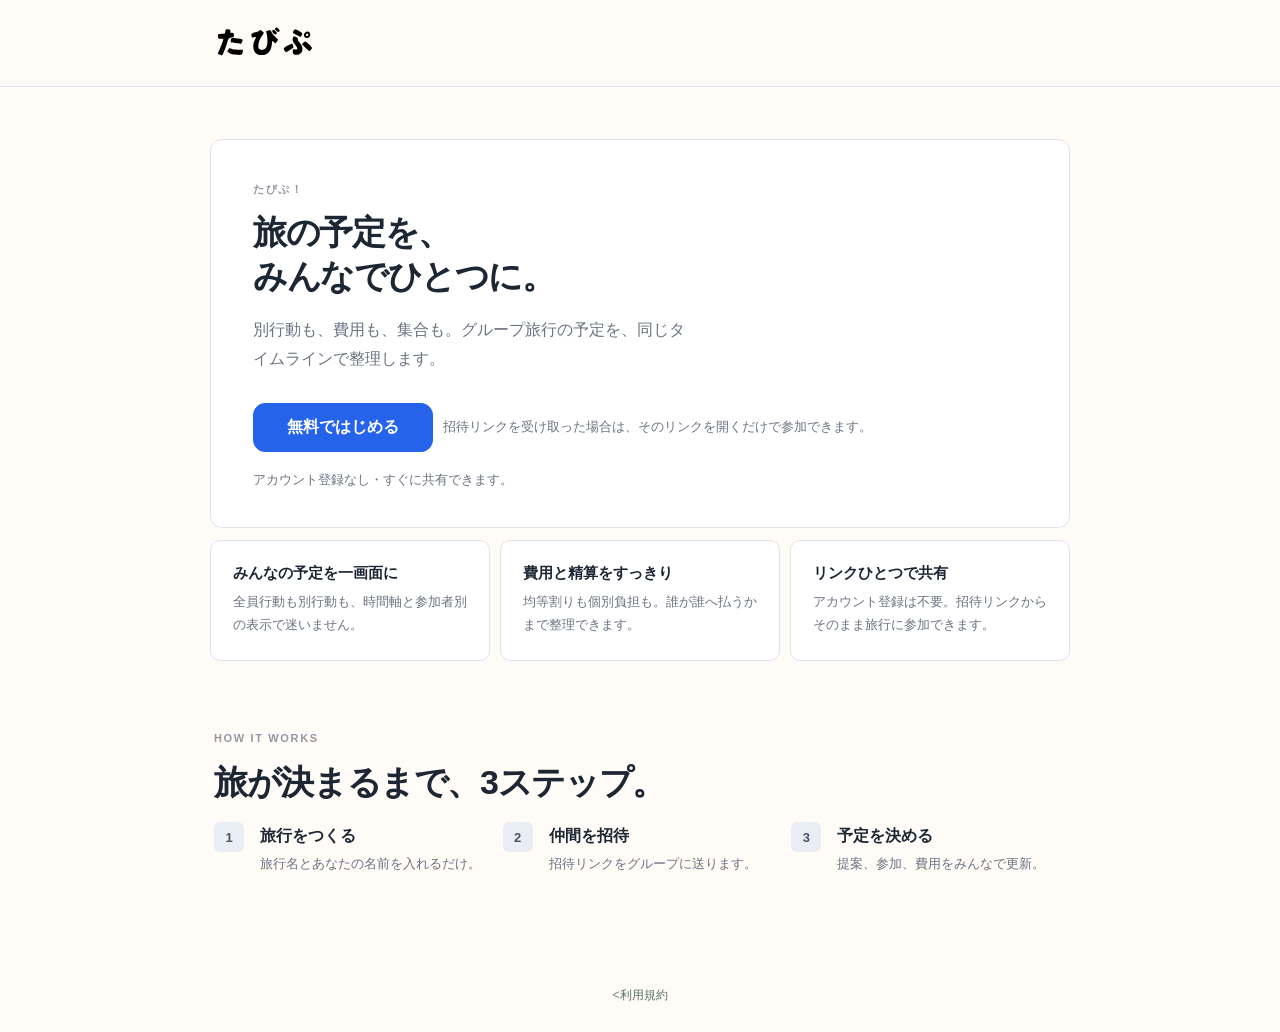
<file: index.html>
<!doctype html>
<html lang="ja">
<head>
  <meta charset="utf-8"><meta name="viewport" content="width=device-width,initial-scale=1">
  <title>たびぷ！ みんなの旅を、ひとつに。</title><link rel="stylesheet" href="style.css?v=tabipu-20260816">
  <script>const p=new URLSearchParams(location.search);if(p.has('trip')||p.has('invite')||p.has('start'))location.replace('app.html'+location.search+location.hash);</script>
</head>
<body class="homeOnly">
  <header id="siteHeader" class="landingHeader"><a class="serviceLogo" href="./" aria-label="たびぷ！ ホーム"><img src="tabipu-logo.svg" alt="たびぷ！"></a></header>
  <section class="welcome">
    <div class="welcomeInner"><p class="eyebrow">たびぷ！</p><h1>旅の予定を、<br>みんなでひとつに。</h1><p>別行動も、費用も、集合も。グループ旅行の予定を、同じタイムラインで整理します。</p><div class="welcomeActions"><a class="primary homeCta" href="./app.html?start=1">無料ではじめる</a><p class="homeInviteNote">招待リンクを受け取った場合は、そのリンクを開くだけで参加できます。</p></div><small>アカウント登録なし・すぐに共有できます。</small></div>
    <div class="homeFeatures"><article><i>⌁</i><h3>みんなの予定を一画面に</h3><p>全員行動も別行動も、時間軸と参加者別の表示で迷いません。</p></article><article><i>¥</i><h3>費用と精算をすっきり</h3><p>均等割りも個別負担も。誰が誰へ払うかまで整理できます。</p></article><article><i>↗</i><h3>リンクひとつで共有</h3><p>アカウント登録は不要。招待リンクからそのまま旅行に参加できます。</p></article></div>
    <section class="homeSteps"><p class="eyebrow">HOW IT WORKS</p><h2>旅が決まるまで、3ステップ。</h2><div><article><b>1</b><h3>旅行をつくる</h3><p>旅行名とあなたの名前を入れるだけ。</p></article><article><b>2</b><h3>仲間を招待</h3><p>招待リンクをグループに送ります。</p></article><article><b>3</b><h3>予定を決める</h3><p>提案、参加、費用をみんなで更新。</p></article></div></section>
  </section>
    </main><footer class="siteFooter"><<a href="terms.html">利用規約</a></footer>
</body></html>
</file>
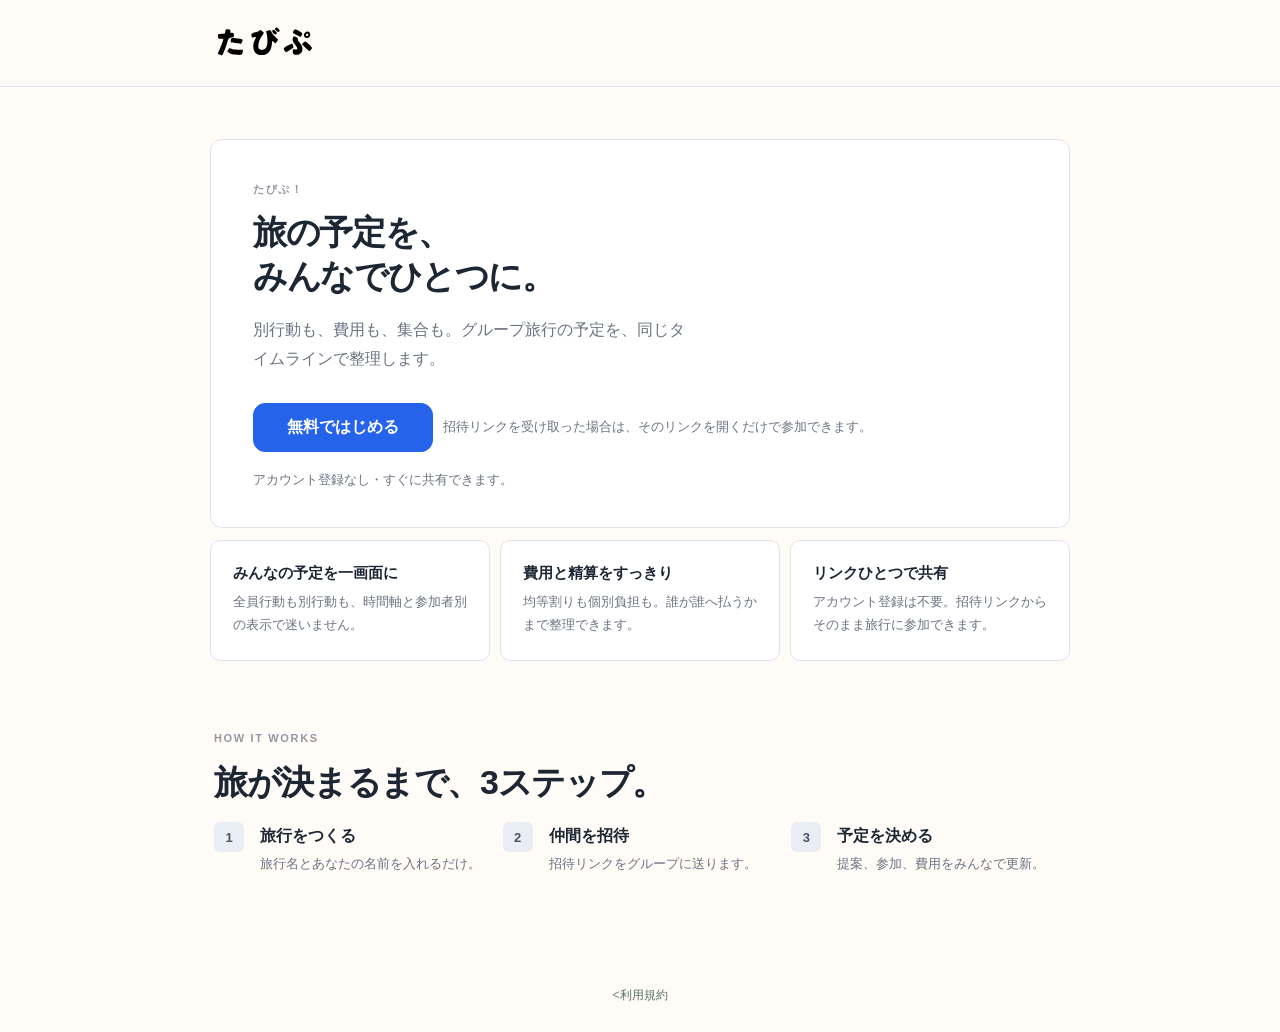
<file: home.html>
<!doctype html>
<html lang="ja">
<head>
  <meta charset="utf-8"><meta name="viewport" content="width=device-width,initial-scale=1">
  <meta http-equiv="refresh" content="0; url=./">
  <title>たびぷ！</title><script>location.replace('./'+location.search+location.hash);</script>
</head>
<body></body>
</html>
</file>
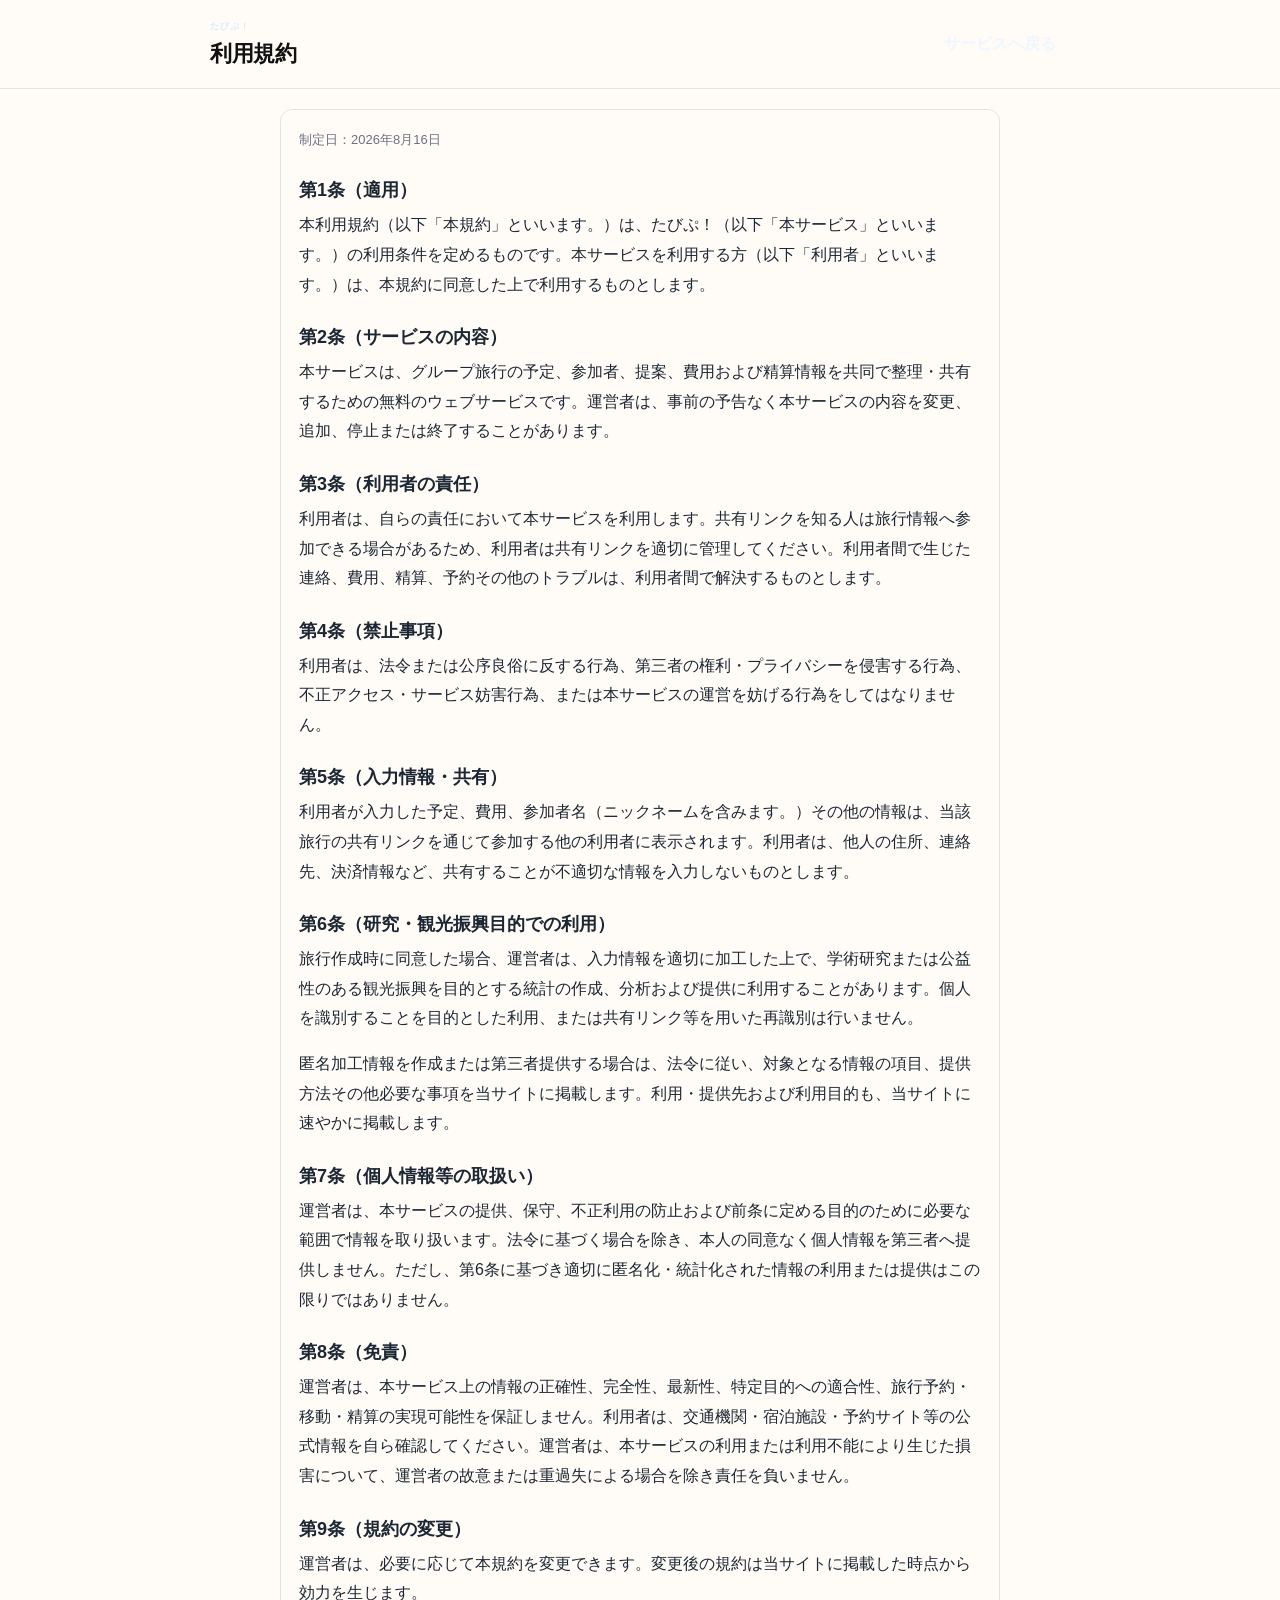
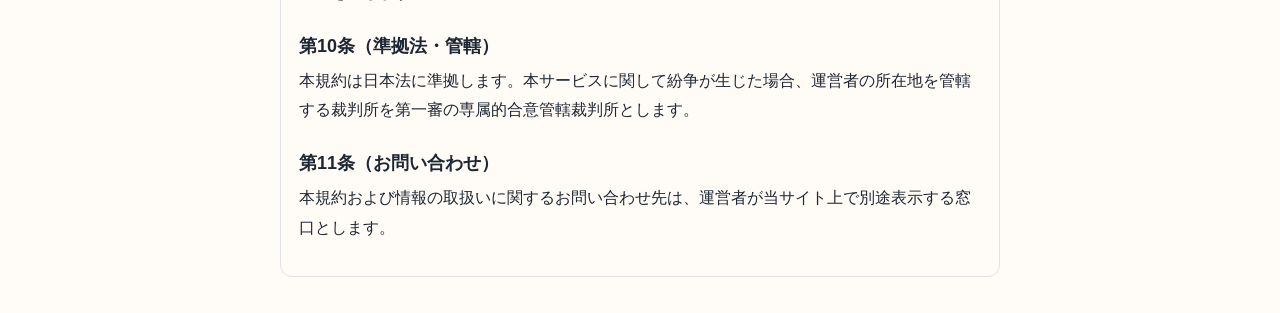
<file: terms.html>
<!doctype html>
<html lang="ja">
<head>
  <meta charset="utf-8"><meta name="viewport" content="width=device-width,initial-scale=1">
  <title>たびぷ！ 利用規約</title><link rel="stylesheet" href="style.css?v=tabipu-20260816">
  <script>const p=new URLSearchParams(location.search);if(p.has('trip')||p.has('invite')||p.has('start'))location.replace('app.html'+location.search+location.hash);</script>
</head>
<body>
  <header id="siteHeader"><div><p class="eyebrow">たびぷ！</p><h1>利用規約</h1></div><a class="identity termsBack" href="./">サービスへ戻る</a></header>
  <main class="termsPage">
    <article class="card terms"><p class="meta">制定日：2026年8月16日</p>
      <h2>第1条（適用）</h2><p>本利用規約（以下「本規約」といいます。）は、たびぷ！（以下「本サービス」といいます。）の利用条件を定めるものです。本サービスを利用する方（以下「利用者」といいます。）は、本規約に同意した上で利用するものとします。</p>
      <h2>第2条（サービスの内容）</h2><p>本サービスは、グループ旅行の予定、参加者、提案、費用および精算情報を共同で整理・共有するための無料のウェブサービスです。運営者は、事前の予告なく本サービスの内容を変更、追加、停止または終了することがあります。</p>
      <h2>第3条（利用者の責任）</h2><p>利用者は、自らの責任において本サービスを利用します。共有リンクを知る人は旅行情報へ参加できる場合があるため、利用者は共有リンクを適切に管理してください。利用者間で生じた連絡、費用、精算、予約その他のトラブルは、利用者間で解決するものとします。</p>
      <h2>第4条（禁止事項）</h2><p>利用者は、法令または公序良俗に反する行為、第三者の権利・プライバシーを侵害する行為、不正アクセス・サービス妨害行為、または本サービスの運営を妨げる行為をしてはなりません。</p>
      <h2>第5条（入力情報・共有）</h2><p>利用者が入力した予定、費用、参加者名（ニックネームを含みます。）その他の情報は、当該旅行の共有リンクを通じて参加する他の利用者に表示されます。利用者は、他人の住所、連絡先、決済情報など、共有することが不適切な情報を入力しないものとします。</p>
      <h2>第6条（研究・観光振興目的での利用）</h2><p>旅行作成時に同意した場合、運営者は、入力情報を適切に加工した上で、学術研究または公益性のある観光振興を目的とする統計の作成、分析および提供に利用することがあります。個人を識別することを目的とした利用、または共有リンク等を用いた再識別は行いません。</p><p>匿名加工情報を作成または第三者提供する場合は、法令に従い、対象となる情報の項目、提供方法その他必要な事項を当サイトに掲載します。利用・提供先および利用目的も、当サイトに速やかに掲載します。</p>
      <h2>第7条（個人情報等の取扱い）</h2><p>運営者は、本サービスの提供、保守、不正利用の防止および前条に定める目的のために必要な範囲で情報を取り扱います。法令に基づく場合を除き、本人の同意なく個人情報を第三者へ提供しません。ただし、第6条に基づき適切に匿名化・統計化された情報の利用または提供はこの限りではありません。</p>
      <h2>第8条（免責）</h2><p>運営者は、本サービス上の情報の正確性、完全性、最新性、特定目的への適合性、旅行予約・移動・精算の実現可能性を保証しません。利用者は、交通機関・宿泊施設・予約サイト等の公式情報を自ら確認してください。運営者は、本サービスの利用または利用不能により生じた損害について、運営者の故意または重過失による場合を除き責任を負いません。</p>
      <h2>第9条（規約の変更）</h2><p>運営者は、必要に応じて本規約を変更できます。変更後の規約は当サイトに掲載した時点から効力を生じます。</p>
      <h2>第10条（準拠法・管轄）</h2><p>本規約は日本法に準拠します。本サービスに関して紛争が生じた場合、運営者の所在地を管轄する裁判所を第一審の専属的合意管轄裁判所とします。</p>
      <h2>第11条（お問い合わせ）</h2><p>本規約および情報の取扱いに関するお問い合わせ先は、運営者が当サイト上で別途表示する窓口とします。</p>
    </article>
  </main>
</body></html>
</file>
<file: style.css>
:root{--ink:#22313f;--muted:#697783;--paper:#fffdf8;--line:#e9e3d9;--accent:#e75d38;--navy:#18344a}*{box-sizing:border-box}body{margin:0;background:#f5f1e9;color:var(--ink);font-family:-apple-system,BlinkMacSystemFont,"Segoe UI",sans-serif}header{padding:28px max(20px,calc((100% - 860px)/2));background:var(--navy);color:white;display:flex;justify-content:space-between;gap:16px;align-items:center}h1,h2,p{margin-top:0}h1{margin-bottom:4px;font-size:28px}.eyebrow{font-size:11px;letter-spacing:.12em;font-weight:700;opacity:.72;margin-bottom:8px}header p:last-child{margin:0;opacity:.75}.identity,button,.fileButton{border:0;border-radius:10px;padding:11px 14px;font:inherit;font-weight:650;cursor:pointer}.identity{white-space:nowrap;background:#ffffff19;color:white;border:1px solid #ffffff40}.primary{background:var(--accent);color:white;box-shadow:0 5px 14px #a6371e40}.textButton{background:transparent;color:var(--accent);padding:5px}main{max-width:860px;margin:auto;padding:20px}.hero{padding:24px;background:#f2c87f;border-radius:18px;margin-bottom:18px}.hero h2{font-size:24px;margin-bottom:8px}.hero h2 span{background:var(--navy);color:white;border-radius:20px;padding:3px 10px;font-size:17px}.card{background:var(--paper);border:1px solid var(--line);border-radius:16px;padding:18px;margin-bottom:16px;box-shadow:0 2px 8px #2f241008}.sectionHead{display:flex;align-items:center;justify-content:space-between;gap:12px;margin-bottom:14px}.sectionHead h2{margin:0;font-size:19px}.sectionHead input{border:1px solid var(--line);border-radius:8px;padding:7px}.timeline{position:relative}.event{display:grid;grid-template-columns:80px 1fr;gap:10px;padding:12px 0;border-top:1px solid var(--line)}.event time{font-weight:700;font-size:13px;color:var(--muted)}.eventBody{border-left:5px solid var(--accent);padding:3px 10px}.eventBody strong{display:block}.eventBody small{display:block;color:var(--muted);margin-top:4px}.chip{display:inline-block;margin:7px 3px 0 0;padding:3px 8px;border-radius:12px;background:#edf0f1;font-size:12px}.proposal{padding:16px 0;border-top:1px solid var(--line)}.proposal:first-child{border-top:0;padding-top:0}.proposal h3{margin:0 0 6px;font-size:17px}.meta{font-size:13px;color:var(--muted)}.votes{display:flex;gap:7px;flex-wrap:wrap;margin:12px 0}.vote{background:#f2f0eb;color:var(--ink);font-size:13px;padding:8px 10px}.vote.active{background:#dcece7;color:#175343}.adopt{background:var(--navy);color:#fff;font-size:13px}.members{display:flex;gap:10px;flex-wrap:wrap}.member{background:#f4f1eb;border-radius:20px;padding:7px 11px;font-size:14px}.dot{display:inline-block;width:9px;height:9px;border-radius:50%;margin-right:5px}.tools p{color:var(--muted)}.tools button,.fileButton{background:#eee9df;margin-right:8px;display:inline-block}dialog{width:min(92vw,480px);border:0;border-radius:16px;box-shadow:0 16px 50px #0005;padding:24px;color:var(--ink)}dialog::backdrop{background:#18344a80}dialog form{display:grid;gap:14px}dialog h2{margin:0}.close{position:absolute;right:10px;top:8px;background:transparent;font-size:24px;font-weight:400;padding:4px 10px}label{display:grid;gap:6px;font-weight:650}input{font:inherit;padding:10px;border-radius:8px;border:1px solid #d9d3c8}.row{display:grid;grid-template-columns:1fr 1fr;gap:10px}fieldset{border:1px solid var(--line);border-radius:10px}.choice{display:block;padding:7px;font-weight:400}.choice input{padding:0;margin-right:8px}.identityChoice{display:block;text-align:left;background:#f3f0e9;margin:0;padding:12px}.empty{color:var(--muted);font-size:14px;padding:8px 0}@media(max-width:560px){header{padding:22px 16px;align-items:flex-start;flex-direction:column}.identity{width:100%;text-align:left}main{padding:14px}.hero{padding:20px}.event{grid-template-columns:65px 1fr}}
:root{--x:0}.expenseSummary{display:flex;gap:8px;overflow:auto;padding-bottom:8px}.balance{flex:1;min-width:145px;background:#f4f1eb;border-radius:10px;padding:11px;font-size:13px}.balance strong{display:block;font-size:18px;margin-top:4px}.positive{color:#14725f}.negative{color:#bd442b}.expenseLine{display:flex;justify-content:space-between;gap:10px}.expenseLine b{white-space:nowrap}.settlements{margin-top:10px;padding:12px;background:#e3f0ec;border-radius:10px}.settlements h3{font-size:14px;margin:0 0 8px}.settlements p{font-size:14px;margin:5px 0}.validation{font-size:13px;color:#bd442b;margin:0}select{font:inherit;padding:10px;border-radius:8px;border:1px solid #d9d3c8;background:white}
[hidden]{display:none!important}
.mapLink{display:inline-block;margin-top:8px;color:#1669c6;text-decoration:none;font-size:13px;font-weight:650}.mapLink:hover{text-decoration:underline}
.hint{font-size:12px;font-weight:400;color:var(--muted)}
.stayTimeline{margin:2px 0 14px}.stayLane{border:1px solid #bdd3cb;background:#eff7f3;border-radius:12px;padding:13px;margin-bottom:8px}.stayLane h3{margin:0 0 5px;font-size:16px}.stayLane p{margin:5px 0;font-size:13px;color:#45655c}.stayLabel{font-size:11px;font-weight:700;letter-spacing:.08em;color:#287661}
textarea{font:inherit;padding:10px;border-radius:8px;border:1px solid #d9d3c8;resize:vertical}
#scheduleCostFields{border-top:1px solid var(--line);padding-top:14px}#scheduleCostFields h3{margin:0;font-size:16px}
.inlineCost{border-top:1px solid var(--line);padding-top:13px}.inlineCost h3{margin:0;font-size:16px}.inlineCost p{margin:8px 0}.inlineCost select{padding:7px}.inlineCost label{display:block}
.editButton{background:#eee9df;color:var(--ink);font-size:13px;padding:8px 10px;margin-top:10px}.activityLog{border-top:1px solid var(--line);margin-top:18px;padding-top:15px}.activityLog h3{font-size:16px;margin:0 0 8px}.logItem{border-top:1px solid var(--line);padding:9px 0;font-size:13px}.logItem small{display:block;color:var(--muted);margin-top:3px}
.answerNeeded{margin:8px 0;color:#b5482c;font-size:13px;font-weight:700}
.viewSwitch{display:inline-flex;gap:4px;margin-right:8px}.viewSwitch button{padding:7px 9px;background:#eee9df;color:var(--ink);font-size:12px}.viewSwitch button.active{background:var(--navy);color:#fff}.memberLane{border-top:1px solid var(--line);padding:13px 0}.memberLane h3{margin:0 0 8px;font-size:15px}.laneEvent{border-left:4px solid var(--accent);padding:7px 9px;margin:7px 0;background:#fff}.laneEvent time{font-size:12px;font-weight:700;color:var(--muted);margin-right:8px}.laneEvent small{display:block;color:var(--muted);margin-top:3px}
.allPlans{margin-top:20px;padding-top:16px;border-top:2px solid var(--line)}.allPlans h3{margin:0 0 8px;font-size:17px}.allPlan{padding:9px 0;border-top:1px solid var(--line);font-size:14px}.allPlan time{color:var(--muted);font-weight:700;margin-right:7px}.allPlan small{color:var(--muted)}
.timelineTitleRow{margin-bottom:12px}.timelineControls{display:flex;gap:8px;flex-wrap:wrap;align-items:center;margin-bottom:14px}.timelineControls #datePicker{width:154px}.timelineControls .viewSwitch{margin:0}
.typeBadge{display:inline-block;border-radius:10px;padding:2px 7px;margin-right:5px;font-size:11px;font-weight:700;color:#fff}.type-transport{background:#4476b9}.type-stay{background:#278468}.type-meal{background:#c46725}.type-attraction{background:#7a5bbb}.type-other{background:#687582}.type-activity{background:#e75d38}
.eventBody{background:#fff!important;color:var(--ink)}
.welcome{min-height:calc(100vh - 120px);padding:52px 20px 72px;background:linear-gradient(135deg,#f5f1e9 0%,#f8f5ee 62%,#e5efea 100%)}.welcomeInner{max-width:650px;margin:0 auto;padding:48px 42px;border:1px solid #e2ddd2;border-radius:24px;background:#fffdf9;box-shadow:0 18px 46px #20354512}.welcome .eyebrow{color:#3f6d72;font-size:11px;letter-spacing:.15em;font-weight:750}.welcome h2{font-size:clamp(31px,6vw,49px);line-height:1.24;letter-spacing:.01em;margin:13px 0 18px;color:#17394d}.welcome p:not(.eyebrow){max-width:440px;color:var(--muted);line-height:1.8}.welcomeActions{display:flex;gap:10px;flex-wrap:wrap;margin:29px 0 18px}.welcome .primary{padding:14px 18px}.welcomeSecondary{padding:13px 17px;background:#edf2ee;color:#245a58;border:1px solid #cfe0d8}.welcome small{color:var(--muted)}
.consent{margin-top:-4px;color:var(--muted);font-size:12px;line-height:1.65}
.joinParticipantButtons{display:grid;grid-template-columns:1fr 1fr;gap:9px;padding:3px 0}.joinParticipantButtons button{min-height:64px;padding:11px 12px;text-align:left;background:#f7faf8;color:#244c50;border:1px solid #d8e5df;border-radius:12px;font-size:14px;line-height:1.35;box-shadow:none;transition:.15s ease}.joinParticipantButtons button:hover{border-color:#4d8980;background:#edf6f2;transform:translateY(-1px)}.newParticipantName{margin-top:10px;padding-top:18px;border-top:1px solid var(--line)}.newParticipantName span{font-size:16px;color:var(--ink)}#joinInfoDialog{padding:30px}#joinInfoDialog h2{font-size:24px;margin-bottom:7px}#joinInfoDialog .hint{line-height:1.65;margin-bottom:18px}@media(max-width:420px){.joinParticipantButtons{grid-template-columns:1fr}}
/* Header: keep the trip name prominent and make the current-user control feel secondary. */
header{position:relative;isolation:isolate;overflow:hidden;padding-top:24px;padding-bottom:24px;background:linear-gradient(118deg,#112e43 0%,#19485a 58%,#27606b 100%);box-shadow:0 3px 16px #102b3a24}
header::before{content:"";position:absolute;z-index:-1;width:330px;height:330px;right:-125px;top:-220px;border:1px solid #ffffff2c;border-radius:50%;box-shadow:0 0 0 34px #ffffff0b,0 0 0 68px #ffffff08}
header::after{content:"";position:absolute;z-index:-1;width:210px;height:210px;left:38%;bottom:-180px;border-radius:50%;background:#ed9d6652;filter:blur(3px)}
header h1{font-size:30px;line-height:1.15;letter-spacing:.01em;margin:0 0 9px}
header .eyebrow{display:flex;align-items:center;gap:7px;margin:0 0 8px;color:#b9dde0;font-size:10px;letter-spacing:.16em;opacity:1}
header .eyebrow::before{content:"";width:18px;height:2px;background:#f3ae72;border-radius:2px}
header p:last-child{display:inline-flex;align-items:center;min-height:25px;padding:3px 9px;border-radius:99px;background:#ffffff14;color:#e6f1ee;font-size:13px;opacity:1}
.identity{min-height:44px;padding:10px 13px;border-radius:12px;background:#ffffff12;border:1px solid #ffffff36;box-shadow:inset 0 1px #ffffff19;backdrop-filter:blur(8px);transition:background .15s ease,transform .15s ease}
.identity:hover{background:#ffffff20;transform:translateY(-1px)}
@media(max-width:560px){header{padding-top:22px;padding-bottom:20px}header h1{font-size:27px}.identity{width:auto;min-width:100%;text-align:left}}
@media(max-width:560px){.welcome{padding:28px 16px 48px}.welcomeInner{padding:32px 24px;border-radius:19px}.welcomeActions{display:grid}.welcomeActions button{width:100%}}

/* Mobile finishing pass: keep every common action within thumb reach and avoid cramped two-column forms. */
@media(max-width:560px){
  body{font-size:15px}
  header{gap:14px}
  header .eyebrow{font-size:9px;letter-spacing:.13em}
  header h1{font-size:26px}
  .identity{min-height:46px;padding:11px 13px}
  main{padding:12px 10px 28px}
  .card{border-radius:14px;padding:16px 14px;margin-bottom:12px}
  .sectionHead{align-items:center;margin-bottom:13px}
  .sectionHead h2{font-size:18px}
  .textButton{min-height:40px;padding:8px 4px;white-space:nowrap}
  .timelineControls{display:grid;grid-template-columns:minmax(0,1fr);gap:9px;min-width:0}
  .timelineControls #datePicker{display:block;box-sizing:border-box;min-width:0;max-width:100%;width:100%;min-height:44px;font-size:16px}
  .row,.row label,.timelineControls,label:has(input[type="date"]){min-width:0;max-width:100%}
  input[type="date"]{display:block;box-sizing:border-box;min-width:0!important;max-width:100%!important;width:100%!important;-webkit-appearance:none;appearance:none}
  input[type="date"]::-webkit-date-and-time-value{min-width:0;text-align:left}
  input[type="date"]::-webkit-datetime-edit{min-width:0;padding:0}
  .timelineControls .viewSwitch{display:grid;grid-template-columns:1fr 1fr;width:100%}
  .viewSwitch button{min-height:42px;padding:9px}
  .event{grid-template-columns:58px minmax(0,1fr);gap:8px;padding:13px 0}
  .event time{font-size:12px;line-height:1.45;word-break:break-word}
  .eventBody{min-width:0;padding:4px 9px;overflow-wrap:anywhere}
  .eventBody strong{font-size:15px;line-height:1.45}
  .eventBody small{font-size:12px;line-height:1.55}
  .chip{margin-top:6px;padding:4px 8px}
  .stayLane{padding:12px}
  .proposal{padding:14px 0}
  .proposal h3{font-size:16px;line-height:1.45;overflow-wrap:anywhere}
  .votes{gap:6px;margin:10px 0}
  .vote,.adopt,.editButton{min-height:40px;padding:8px 10px}
  .members{gap:7px}
  .member{padding:7px 10px}
  .expenseSummary{margin:0 -2px;padding:0 2px 9px;scroll-snap-type:x proximity}
  .balance{min-width:174px;scroll-snap-align:start}
  .settlements{padding:12px}
  .expenseLine{align-items:flex-start;flex-direction:column;gap:3px}
  .tools button,.tools .fileButton{width:100%;min-height:44px;margin:0 0 8px;text-align:left}
  dialog{width:100vw;max-width:none;max-height:90svh;margin:0;padding:26px 18px 20px;border-radius:20px 20px 0 0;position:fixed;bottom:0}
  dialog form{max-height:calc(90svh - 46px);overflow:auto;padding:2px 3px 14px;gap:13px}
  dialog h2{padding-right:34px;font-size:22px;line-height:1.35}
  .close{right:8px;top:8px;min-width:44px;min-height:44px;padding:3px 10px}
  input,select,textarea{min-height:44px;font-size:16px}
  textarea{min-height:88px}
  label{gap:7px}
  .row{grid-template-columns:1fr;gap:12px}
  fieldset{padding:8px}
  .choice{min-height:42px;padding:10px 7px}
  .choice input{min-height:auto}
  .primary{min-height:48px;font-size:16px}
  .inlineCost p{line-height:1.55}
  .joinParticipantButtons{gap:8px}
  #joinInfoDialog{padding:26px 18px 20px}
  #joinInfoDialog .joinParticipantButtons{grid-template-columns:1fr}
  .joinParticipantButtons button{min-height:56px;font-size:15px}
  .newParticipantName{padding-top:14px}
  .welcome{min-height:calc(100svh - 116px)}
}

@media(max-width:360px){
  .card{padding:14px 12px}
  .event{grid-template-columns:53px minmax(0,1fr)}
  .sectionHead h2{font-size:17px}
  .textButton{font-size:14px}
  .welcomeInner{padding:28px 20px}
}

.memberInvite{display:flex;justify-content:center;margin-top:16px;padding-top:14px;border-top:1px solid var(--line)}
.inviteButton{min-width:210px;background:#e3f0ec;color:#175343;border:1px solid #bdd9ce;box-shadow:none}
input::placeholder,textarea::placeholder{color:transparent;opacity:0}
.siteFooter{max-width:860px;margin:0 auto;padding:0 20px 28px;text-align:center;font-size:13px}.siteFooter a{color:var(--muted);text-decoration:none}.siteFooter a:hover{text-decoration:underline}.termsPage{max-width:760px}.terms h2{margin:26px 0 8px;font-size:18px}.terms p{line-height:1.85}.terms .meta{color:var(--muted);font-size:13px}.termsBack{text-decoration:none;display:inline-flex;align-items:center}@media(max-width:560px){.siteFooter{padding:0 14px 24px}.termsPage{padding:12px 10px 28px}.terms h2{font-size:17px;margin-top:23px}.terms p{line-height:1.78}.termsBack{width:auto;min-width:auto}}

.welcome{min-height:100svh}.homeNav{max-width:980px;margin:0 auto 36px;display:flex;align-items:center;justify-content:space-between;color:var(--muted);font-size:13px}.homeNav a{color:inherit;text-decoration:none}.homeNav>a:last-child:hover{text-decoration:underline}.homeBrand{display:inline-flex;align-items:center;gap:8px;color:var(--navy)!important;font-size:16px;font-weight:800;letter-spacing:.01em}.homeBrand span{width:21px;height:10px;border-top:3px solid var(--accent);border-bottom:3px solid #4f8b87;border-radius:99px;transform:skewX(-24deg)}.welcomeInner{max-width:980px;padding:54px 54px 48px;background:linear-gradient(115deg,#fffdf9 0%,#fffdf9 62%,#eef5f1 100%);position:relative;overflow:hidden}.welcomeInner::after{content:"";position:absolute;right:-36px;bottom:-65px;width:245px;height:245px;border:24px solid #e8ad7e2b;border-radius:50%}.welcomeInner>*{position:relative;z-index:1}.welcomeInner .primary{min-width:180px}.homeFeatures{max-width:980px;margin:20px auto 68px;display:grid;grid-template-columns:repeat(3,1fr);gap:13px}.homeFeatures article{padding:23px 22px;background:#fffdf9;border:1px solid var(--line);border-radius:16px;box-shadow:0 7px 18px #19354309}.homeFeatures i{display:grid;place-items:center;width:34px;height:34px;border-radius:10px;background:#e6f1ed;color:#1e6760;font-style:normal;font-size:20px;font-weight:800}.homeFeatures h3{margin:15px 0 7px;font-size:16px}.homeFeatures p{margin:0;color:var(--muted);font-size:13px;line-height:1.7}.homeSteps{max-width:980px;margin:0 auto;padding:0 4px 34px}.homeSteps h2{font-size:27px;margin:10px 0 24px;color:var(--navy)}.homeSteps>div{display:grid;grid-template-columns:repeat(3,1fr);gap:14px}.homeSteps article{display:grid;grid-template-columns:34px 1fr;column-gap:12px}.homeSteps b{grid-row:span 2;display:grid;place-items:center;width:30px;height:30px;border-radius:50%;background:var(--navy);color:#fff;font-size:13px}.homeSteps h3{margin:4px 0 5px;font-size:16px}.homeSteps p{margin:0;color:var(--muted);font-size:13px;line-height:1.65}@media(max-width:700px){.homeFeatures,.homeSteps>div{grid-template-columns:1fr}.homeFeatures{margin-bottom:48px}.homeSteps article{max-width:390px}}@media(max-width:560px){.welcome{padding:22px 16px 42px}.homeNav{margin-bottom:24px}.welcomeInner{padding:31px 24px 29px}.welcomeInner::after{width:190px;height:190px;right:-60px;bottom:-80px}.welcome h2{font-size:33px}.homeFeatures{gap:10px;margin:14px 0 42px}.homeFeatures article{padding:18px 17px;display:grid;grid-template-columns:35px 1fr;column-gap:12px}.homeFeatures h3{margin:1px 0 5px}.homeFeatures p{grid-column:2}.homeSteps h2{font-size:23px;margin-bottom:20px}.homeSteps>div{gap:17px}}
.headerActions{display:flex;align-items:center;gap:9px}.homeLink{padding:10px 11px;border-radius:10px;color:#e6f1ee;text-decoration:none;font-size:14px;font-weight:700}.homeLink:hover{background:#ffffff14}.newTripButton{min-height:40px;padding:9px 12px;background:#f3ae72;color:#17394d;border:1px solid #ffd1ad;box-shadow:none;font-size:14px;white-space:nowrap}@media(max-width:560px){.headerActions{width:100%;flex-direction:column;align-items:stretch;gap:6px}.homeLink{text-align:left;padding:10px 13px}.headerActions .identity,.headerActions .newTripButton{width:100%;text-align:left}}
.homeOnly .welcome{display:block}.homeCta{display:inline-flex;align-items:center;justify-content:center;text-decoration:none}.homeInviteNote{align-self:center!important;margin:0!important;font-size:13px!important;line-height:1.6!important;max-width:285px}
.mobileBottomActions{display:none}@media(max-width:560px){main{padding-bottom:8px}.headerActions{display:block;width:auto}.headerActions .newTripButton{display:none}.headerActions .identity{display:block;width:auto;min-width:0;text-align:left}.mobileBottomActions{position:relative;display:grid;grid-template-columns:1fr;margin:0 10px 8px;padding:9px;border:1px solid var(--line);border-radius:12px;background:var(--paper);box-shadow:0 4px 10px #2035450a}.mobileBottomActions button{min-height:42px;border-radius:9px;padding:9px 12px;font:inherit;font-size:15px;font-weight:700;text-align:center}.mobileBottomActions #openTripSetupBottom{background:#f3ae72;color:#17394d;border:1px solid #ffd1ad}.siteFooter{padding-bottom:14px}}

/* Editorial travel-board theme */
:root{--ink:#172433;--muted:#5e6870;--paper:#fffef9;--line:#c9c7bd;--accent:#e63f20;--navy:#172433}
body{background:#e7e4db;background-image:linear-gradient(90deg,#d8d5cb55 1px,transparent 1px),linear-gradient(#d8d5cb55 1px,transparent 1px);background-size:26px 26px;color:var(--ink);font-family:"Hiragino Sans","Yu Gothic",-apple-system,BlinkMacSystemFont,"Segoe UI",sans-serif}
header{padding-top:20px!important;padding-bottom:20px!important;background:#172433!important;border-bottom:5px solid var(--accent);box-shadow:none!important}
header::before,header::after{display:none!important}header h1{font-size:29px!important;letter-spacing:-.02em}header .eyebrow{color:#f0c56b!important}header .eyebrow::before{width:12px!important;background:var(--accent)!important}.identity{border-radius:3px!important;background:transparent!important;border:1px solid #80909b!important;box-shadow:none!important;backdrop-filter:none!important}.identity:hover{background:#ffffff16!important;transform:none!important}
button,.fileButton{border-radius:3px!important;box-shadow:none!important;letter-spacing:.01em}.primary{background:var(--accent)!important;border:1px solid #bd2c16!important;box-shadow:4px 4px 0 #172433!important}.primary:active{transform:translate(2px,2px);box-shadow:2px 2px 0 #172433!important}.textButton{color:var(--accent)!important;font-weight:800}.newTripButton{border-radius:3px!important;background:#f0c56b!important;border-color:#f0c56b!important}
main{max-width:920px}.card{border:1px solid #aaa99f!important;border-radius:3px!important;box-shadow:4px 4px 0 #b9b6ad!important;background:var(--paper)!important}.sectionHead{padding-bottom:11px;border-bottom:2px solid var(--ink)}.sectionHead h2{font-size:18px!important;letter-spacing:.04em}.sectionHead h2::before{content:"/ ";color:var(--accent)}
.event{border-color:#d8d5cb!important}.eventBody{border-left-width:4px!important;background:transparent!important}.eventBody strong{font-size:16px}.chip{border-radius:2px!important;background:#e8e7df!important}.typeBadge{border-radius:2px!important}.stayLane{border-radius:3px!important;border-color:#6f8c87!important;background:#eff2e9!important}.proposal{border-color:#d8d5cb!important}.proposal h3{letter-spacing:.01em}.vote,.editButton{border-radius:3px!important;background:#e8e7df!important}.adopt{border-radius:3px!important;background:#172433!important}.members{gap:7px}.member{border-radius:3px!important;background:#ecebe4!important}.memberInvite{border-color:#c9c7bd!important}.inviteButton{border-radius:3px!important;background:#f0c56b!important;border-color:#dba841!important;color:#172433!important}
.balance{border-radius:3px!important;background:#ecebe4!important;border-left:4px solid #172433}.settlements{border-radius:3px!important;background:#eef2e9!important;border:1px solid #98a69c}.tools button,.fileButton{border:1px solid #c9c7bd!important;border-radius:3px!important;background:#ecebe4!important}.activityLog{border-color:#c9c7bd!important}
dialog{border-radius:4px!important;border:2px solid #172433!important;box-shadow:8px 8px 0 #17243380!important}dialog::backdrop{background:#172433b8!important}.close{border-radius:0!important}.row input,.row select,input,select,textarea{border-radius:2px!important;background:#fffef9!important;border-color:#aead9f!important}fieldset{border-radius:2px!important}.choice{border-bottom:1px solid #e4e1d8}.choice:last-child{border-bottom:0}.inlineCost,#scheduleCostFields{border-color:#c9c7bd!important}
.siteFooter{font-size:12px!important;color:#59636b}.siteFooter a{color:#36434b!important}.homeLink{border-radius:3px!important}.welcome{background:#e7e4db!important;background-image:linear-gradient(90deg,#d8d5cb55 1px,transparent 1px),linear-gradient(#d8d5cb55 1px,transparent 1px)!important;background-size:26px 26px!important}.homeNav{border-bottom:1px solid #aaa99f;padding-bottom:13px}.homeBrand{font-family:Georgia,"Yu Mincho",serif;font-size:19px!important}.homeBrand span{border-radius:0!important}.welcomeInner{border:2px solid #172433!important;border-radius:3px!important;background:#fffef9!important;box-shadow:8px 8px 0 #172433!important}.welcomeInner::after{display:none}.welcome h2{font-family:Georgia,"Yu Mincho",serif;letter-spacing:-.04em!important;color:#172433!important}.welcome .eyebrow{color:#a7321d!important}.welcomeSecondary{border-radius:3px!important;background:transparent!important;color:#172433!important;border:1px solid #172433!important}.homeFeatures article{border-radius:3px!important;border-color:#aaa99f!important;background:#fffef9!important;box-shadow:3px 3px 0 #b9b6ad!important}.homeFeatures i{border-radius:2px!important;background:#172433!important;color:#f0c56b!important}.homeSteps h2{font-family:Georgia,"Yu Mincho",serif}.homeSteps b{border-radius:2px!important;background:var(--accent)!important}.homeCta{box-shadow:4px 4px 0 #172433!important}.homeInviteNote{color:#5e6870!important}
@media(max-width:560px){header{padding:16px!important}header h1{font-size:25px!important}.card{box-shadow:3px 3px 0 #b9b6ad!important;border-radius:2px!important}.sectionHead{padding-bottom:9px}.mobileBottomActions{border-radius:2px!important;border-color:#aaa99f!important;background:#fffef9!important;box-shadow:3px 3px 0 #b9b6ad!important}.mobileBottomActions #openTripSetupBottom{border-radius:2px!important;background:#f0c56b!important;color:#172433!important;border-color:#dba841!important}.welcomeInner{box-shadow:5px 5px 0 #172433!important}.homeFeatures article{box-shadow:2px 2px 0 #b9b6ad!important}}

/* Friendly travel club theme */
:root{--ink:#183b3a;--muted:#687877;--paper:#ffffff;--line:#dce6e2;--accent:#f05d43;--navy:#183b3a}
body{background:#f5f7f5!important;background-image:none!important;color:var(--ink)!important}
header{background:#183b3a!important;border-bottom:0!important;box-shadow:0 2px 0 #0d2524!important}header::before{display:block!important;content:""!important;position:absolute!important;width:260px!important;height:260px!important;right:-110px!important;top:-175px!important;border:34px solid #78c8b84d!important;border-radius:50%!important;box-shadow:none!important}header h1{font-size:28px!important;letter-spacing:-.025em!important}header .eyebrow{color:#bde9de!important;letter-spacing:.13em!important}header .eyebrow::before{width:16px!important;background:#f7b86a!important;border-radius:99px!important}
.identity{border-radius:999px!important;background:#ffffff14!important;border:1px solid #ffffff38!important}.newTripButton{border-radius:999px!important;background:#f7b86a!important;border-color:#f7b86a!important;color:#183b3a!important}
button,.fileButton{border-radius:10px!important;letter-spacing:0!important}.primary{background:var(--accent)!important;border-color:var(--accent)!important;box-shadow:0 7px 15px #e85c4130!important}.primary:active{transform:translateY(1px)!important;box-shadow:0 3px 8px #e85c4130!important}.textButton{color:var(--accent)!important;font-weight:750!important}
main{max-width:900px}.card{border:1px solid var(--line)!important;border-radius:16px!important;box-shadow:0 5px 18px #193f3a0b!important;background:var(--paper)!important}.sectionHead{padding-bottom:0!important;border-bottom:0!important}.sectionHead h2{font-size:19px!important;letter-spacing:0!important}.sectionHead h2::before{content:""!important;display:inline-block!important;width:8px!important;height:8px!important;margin:0 8px 2px 0!important;background:#78c8b8!important;border-radius:50%!important}
.event{border-color:#edf1ef!important}.eventBody{border-left-width:4px!important;background:#fbfcfb!important;border-radius:0 10px 10px 0!important;padding:8px 11px!important}.eventBody strong{font-size:16px}.chip{border-radius:999px!important;background:#edf5f2!important}.typeBadge{border-radius:999px!important}.stayLane{border-radius:12px!important;border-color:#d3e8e0!important;background:#f1f8f5!important}.proposal{border-color:#edf1ef!important}.proposal h3{letter-spacing:0!important}.vote,.editButton{border-radius:999px!important;background:#f1f4f2!important}.adopt{border-radius:999px!important;background:#183b3a!important}.member{border-radius:999px!important;background:#edf5f2!important}.memberInvite{border-color:#e7eeeb!important}.inviteButton{border-radius:999px!important;background:#e1f2ec!important;border-color:#c4e4d9!important;color:#226055!important}
.balance{border-radius:12px!important;background:#f1f7f4!important;border-left:0!important}.settlements{border-radius:12px!important;background:#f1f8f5!important;border-color:#cbe6dd!important}.tools button,.fileButton{border:1px solid #dce6e2!important;border-radius:10px!important;background:#f4f7f5!important}.activityLog{border-color:#e7eeeb!important}
dialog{border-radius:20px!important;border:0!important;box-shadow:0 20px 60px #102c2760!important}dialog::backdrop{background:#173b388c!important}.close{border-radius:999px!important}.row input,.row select,input,select,textarea{border-radius:10px!important;background:#fff!important;border-color:#cfddd8!important}fieldset{border-radius:12px!important;border-color:#dce6e2!important}.choice{border-bottom-color:#eef2f0!important}.inlineCost,#scheduleCostFields{border-color:#e5ece9!important}
.siteFooter{color:#748280!important}.siteFooter a{color:#58706a!important}.welcome{background:#f5f7f5!important;background-image:none!important}.homeNav{border-bottom:0!important}.homeBrand{font-family:inherit!important;font-size:18px!important;color:#183b3a!important}.homeBrand span{border-radius:99px!important;border-top-color:#f05d43!important;border-bottom-color:#78c8b8!important}.welcomeInner{border:0!important;border-radius:24px!important;background:#e5f4ef!important;box-shadow:none!important}.welcomeInner::after{display:block!important;right:-46px!important;bottom:-88px!important;width:265px!important;height:265px!important;border:0!important;background:#f8c67980!important;border-radius:50%!important}.welcome h2{font-family:inherit!important;letter-spacing:-.045em!important;color:#183b3a!important}.welcome .eyebrow{color:#36796d!important}.welcomeSecondary{border-radius:999px!important;background:#fff!important;color:#285c55!important;border:1px solid #c5e1d8!important}.homeFeatures article{border-radius:16px!important;border-color:#dce6e2!important;background:#fff!important;box-shadow:0 5px 16px #193f3a0a!important}.homeFeatures i{border-radius:11px!important;background:#e2f2ed!important;color:#287565!important}.homeSteps h2{font-family:inherit!important}.homeSteps b{border-radius:50%!important;background:#f05d43!important}.homeCta{box-shadow:0 7px 15px #e85c4130!important}.homeInviteNote{color:#687877!important}
@media(max-width:560px){header{padding:17px 16px!important}header h1{font-size:25px!important}.card{box-shadow:0 4px 13px #193f3a0a!important;border-radius:14px!important}.mobileBottomActions{border-radius:14px!important;border-color:#dce6e2!important;background:#fff!important;box-shadow:0 4px 13px #193f3a0a!important}.mobileBottomActions #openTripSetupBottom{border-radius:10px!important;background:#f7b86a!important;color:#183b3a!important;border-color:#f7b86a!important}.welcomeInner{box-shadow:none!important}.homeFeatures article{box-shadow:0 4px 13px #193f3a0a!important}}

/* Quiet product UI: less decoration, clearer hierarchy. */
:root{--ink:#202124;--muted:#6b7077;--paper:#ffffff;--line:#e2e4e7;--accent:#e85b45;--navy:#202124}
body{background:#f7f7f8!important;color:var(--ink)!important}
header{background:#ffffff!important;color:var(--ink)!important;border-bottom:1px solid var(--line)!important;box-shadow:none!important}header::before,header::after{display:none!important}header h1{font-size:22px!important;letter-spacing:-.02em!important;margin-bottom:2px!important}header .eyebrow{color:#798087!important;font-size:9px!important;letter-spacing:.11em!important}header .eyebrow::before{display:none!important}header p:last-child{background:transparent!important;color:var(--muted)!important;padding:0!important;min-height:0!important}.identity{color:#2d4b45!important;background:#f3f7f6!important;border:1px solid #d9e6e1!important;border-radius:8px!important}.newTripButton{background:var(--accent)!important;border-color:var(--accent)!important;color:#fff!important;border-radius:8px!important}
button,.fileButton{border-radius:8px!important}.primary{box-shadow:none!important}.primary:active{transform:none!important;box-shadow:none!important}.textButton{font-weight:650!important}
main{max-width:860px}.card{border:1px solid var(--line)!important;border-radius:12px!important;box-shadow:none!important}.sectionHead{padding-bottom:12px!important;border-bottom:1px solid #eceef0!important}.sectionHead h2{font-size:17px!important;font-weight:700!important}.sectionHead h2::before{display:none!important}
.event{border-color:#eff0f1!important}.eventBody{background:transparent!important;border-radius:0!important;padding:4px 10px!important}.eventBody strong{font-size:15px!important}.chip{background:#f1f3f4!important;border-radius:6px!important}.typeBadge{border-radius:5px!important}.stayLane{border-radius:8px!important;background:#f6faf8!important;border-color:#dce9e3!important}.proposal{border-color:#eff0f1!important}.vote,.editButton{background:#f4f5f6!important;border-radius:7px!important}.adopt{background:#37474f!important;border-radius:7px!important}.member{background:#f3f5f5!important;border-radius:7px!important}.inviteButton{background:#f3f5f5!important;border-color:#dce3e1!important;color:#314843!important;border-radius:7px!important}
.balance{background:#f7f8f8!important;border-radius:8px!important}.settlements{background:#f6faf8!important;border-color:#dce9e3!important;border-radius:8px!important}.tools button,.fileButton{background:#f7f8f8!important;border-color:#e1e4e5!important;border-radius:7px!important}.activityLog{border-color:#eceef0!important}
dialog{border:1px solid #e1e4e5!important;border-radius:14px!important;box-shadow:0 18px 48px #1f292633!important}dialog::backdrop{background:#1f29266e!important}.close{border-radius:7px!important}.row input,.row select,input,select,textarea{border-radius:7px!important;border-color:#dadddf!important}.choice{border-bottom-color:#eff0f1!important}
.welcome{background:#f7f7f8!important}.homeNav{max-width:860px!important;border-bottom:0!important}.homeBrand{font-size:16px!important;color:#202124!important}.homeBrand span{display:none!important}.welcomeInner{max-width:860px!important;padding:42px!important;border:1px solid var(--line)!important;border-radius:12px!important;background:#fff!important}.welcomeInner::after{display:none!important}.welcome h2{font-size:34px!important;letter-spacing:-.04em!important;line-height:1.3!important}.welcome .eyebrow{color:#6b7077!important}.welcomeSecondary{background:#fff!important;color:#37474f!important;border-color:#dadddf!important;border-radius:8px!important}.homeFeatures{max-width:860px!important;gap:10px!important;margin-top:12px!important}.homeFeatures article{border:1px solid var(--line)!important;border-radius:10px!important;box-shadow:none!important;background:#fff!important}.homeFeatures i{display:none!important}.homeFeatures h3{margin-top:0!important;font-size:15px!important}.homeFeatures p{font-size:13px!important}.homeSteps{max-width:860px!important}.homeSteps h2{font-size:22px!important}.homeSteps b{background:#eef1f1!important;color:#52605f!important;border-radius:6px!important}.homeCta{box-shadow:none!important}.homeInviteNote{color:#6b7077!important}
@media(max-width:560px){header{padding:14px 16px!important}header h1{font-size:20px!important}.card{border-radius:10px!important;box-shadow:none!important}.mobileBottomActions{border-radius:10px!important;box-shadow:none!important;border-color:var(--line)!important}.mobileBottomActions #openTripSetupBottom{background:var(--accent)!important;color:#fff!important;border-color:var(--accent)!important;border-radius:7px!important}.welcomeInner{padding:28px 22px!important;border-radius:10px!important}.welcome h2{font-size:29px!important}.homeFeatures article{border-radius:9px!important;box-shadow:none!important}}

/* Form accents use the same orange as the primary action. */
dialog input[type="checkbox"],dialog input[type="radio"]{accent-color:var(--accent)}
dialog input:focus,dialog select:focus,dialog textarea:focus{outline:2px solid #e85b4530;border-color:var(--accent)!important}
dialog .primary{background:var(--accent)!important;border-color:var(--accent)!important}
dialog .identityChoice,dialog .joinParticipantButtons button{background:#fff8f6!important;border-color:#f2c5bb!important;color:#8d3929!important}
dialog .joinParticipantButtons button:hover{background:#fff1ed!important;border-color:var(--accent)!important}
dialog .vote.active{background:#fff0eb!important;color:#9b3d2c!important}

/* Blue and monochrome palette. */
:root{--ink:#1d2733;--muted:#6b7280;--paper:#ffffff;--line:#dfe3e8;--accent:#2563eb;--navy:#1d2733}
:root{--paper:#fffcf7}body{background:#fffcf7!important}header{background:#1d2733!important;color:#fff!important}header .eyebrow{color:#b9c7d8!important}header .eyebrow::before{background:#60a5fa!important}.identity{color:#e8eef6!important;background:#ffffff12!important;border-color:#ffffff38!important}.newTripButton,.mobileBottomActions #openTripSetupBottom{background:#2563eb!important;border-color:#2563eb!important;color:#fff!important}.primary,dialog .primary{background:#2563eb!important;border-color:#2563eb!important}.textButton{color:#2563eb!important}
:root{--paper:#fffcf7}body{background:#fffcf7!important}header{background:#191970!important;color:#fff!important}header .eyebrow{color:#dbeafe!important}header .eyebrow::before{background:#93c5fd!important}.identity{color:#eff6ff!important;background:#ffffff14!important;border-color:#ffffff40!important}.newTripButton,.mobileBottomActions #openTripSetupBottom{background:#2563eb!important;border-color:#2563eb!important;color:#fff!important}.primary,dialog .primary{background:#2563eb!important;border-color:#2563eb!important}.textButton{color:#2563eb!important}
.sectionHead h2::before{background:#64748b!important}.eventBody{background:#fafbfc!important}.chip{background:#eef1f5!important}.type-transport{background:#2563eb!important}.type-stay{background:#475569!important}.type-meal{background:#64748b!important}.type-attraction{background:#334155!important}.type-other,.type-activity{background:#7c8794!important}.stayLane{background:#f6f8fb!important;border-color:#dce3ec!important}.vote,.editButton{background:#f1f3f5!important;color:#303944!important}.vote.active,dialog .vote.active{background:#e9f0ff!important;color:#2455b5!important}.adopt{background:#334155!important}.member{background:#f0f2f5!important}.inviteButton{background:#edf2ff!important;border-color:#d5e1ff!important;color:#2455b5!important}.balance{background:#f6f7f9!important}.settlements{background:#f5f7fa!important;border-color:#dce3ec!important}.positive{color:#2563eb!important}.negative{color:#475569!important}.tools button,.fileButton{background:#f5f6f8!important}
dialog input[type="checkbox"],dialog input[type="radio"]{accent-color:#2563eb!important}dialog input:focus,dialog select:focus,dialog textarea:focus{outline-color:#2563eb30!important;border-color:#2563eb!important}dialog .identityChoice,dialog .joinParticipantButtons button{background:#f7f9ff!important;border-color:#d6e2ff!important;color:#2455b5!important}dialog .joinParticipantButtons button:hover{background:#eef4ff!important;border-color:#2563eb!important}
.welcome{background:#f6f7f9!important}.homeBrand{color:#1d2733!important}.welcomeInner{background:#fff!important}.welcome .eyebrow{color:#6b7280!important}.welcomeSecondary{color:#334155!important;border-color:#d6dce4!important}.homeFeatures i{background:#edf2ff!important;color:#2563eb!important}.homeSteps b{background:#e9eef5!important;color:#475569!important}.homeCta{background:#2563eb!important}.homeInviteNote{color:#6b7280!important}
.welcome h1,.welcome h2{font-family:inherit!important;font-size:34px!important;line-height:1.3!important;letter-spacing:-.04em!important;color:#1d2733!important;margin:13px 0 18px}.homeCta{min-height:48px;padding:13px 20px!important;border-radius:12px!important;font-size:16px!important;font-weight:700!important}.homeOnly .welcomeActions{align-items:center}.homeOnly .welcomeInner{padding-bottom:38px!important}@media(max-width:560px){.welcome h1,.welcome h2{font-size:29px!important}.homeCta{width:100%;border-radius:12px!important}}
.welcome{background:#fffcf7!important}

/* Form typography scale. */
dialog form{font-size:14px!important;line-height:1.45}dialog h2{font-size:25px!important;line-height:1.3!important}dialog label{font-size:20px!important;line-height:1.35!important}dialog input,dialog select,dialog textarea{font-size:15px!important;line-height:1.4!important}dialog .choice,dialog .identityChoice,dialog .joinParticipantButtons button{font-size:14px!important}dialog .hint,dialog .validation{font-size:12px!important;line-height:1.55!important}dialog h3,dialog legend{font-size:14px!important}@media(max-width:560px){dialog h2{font-size:25px!important}dialog label{font-size:20px!important}dialog input,dialog select,dialog textarea{font-size:16px!important}dialog .choice,dialog .identityChoice,dialog .joinParticipantButtons button{font-size:14px!important}}
.tools>h2{margin-bottom:12px;font-size:17px!important;line-height:1.35}
.serviceName{margin:0!important;color:#111!important;font-size:34px!important;font-weight:800!important;letter-spacing:-.05em!important}.landingHeader{justify-content:flex-start!important}.tripToolbar{max-width:860px;margin:0 auto;padding:17px 20px 15px;display:flex;align-items:center;justify-content:space-between;gap:16px;border-bottom:1px solid var(--line);background:#fffcf7}.tripToolbar h2{margin:0;color:#1d2733;font-size:21px;line-height:1.3}.tripToolbar p{margin:0}.toolbarLabel{margin-bottom:3px!important;color:var(--muted);font-size:12px;font-weight:650}.tripToolbar #tripDates{margin-top:4px;color:var(--muted);font-size:13px}.tripToolbar .headerActions{display:flex;align-items:center;gap:9px}@media(max-width:560px){#siteHeader{padding:18px 16px!important}.serviceName{font-size:31px!important}.tripToolbar{padding:14px 16px;align-items:flex-start;flex-direction:column;gap:11px}.tripToolbar .headerActions{display:flex;width:100%;flex-direction:row}.tripToolbar .headerActions .newTripButton,.tripToolbar .headerActions .identity{width:auto;min-width:0;text-align:center}.landingHeader+.welcome{padding-top:26px}}
.serviceLogo{display:inline-flex;align-items:center;text-decoration:none}.serviceLogo img{display:block;width:auto;height:46px}@media(max-width:560px){.serviceLogo img{height:40px}}
#siteHeader{background:#fffcf7!important;color:#111!important;border-bottom:1px solid var(--line)!important;box-shadow:none!important}.tripToolbar .newTripButton{display:inline-block!important}.tripToolbar .identity{color:#1d2733!important;background:#fff!important;border-color:#cfd5dc!important}
</file>
